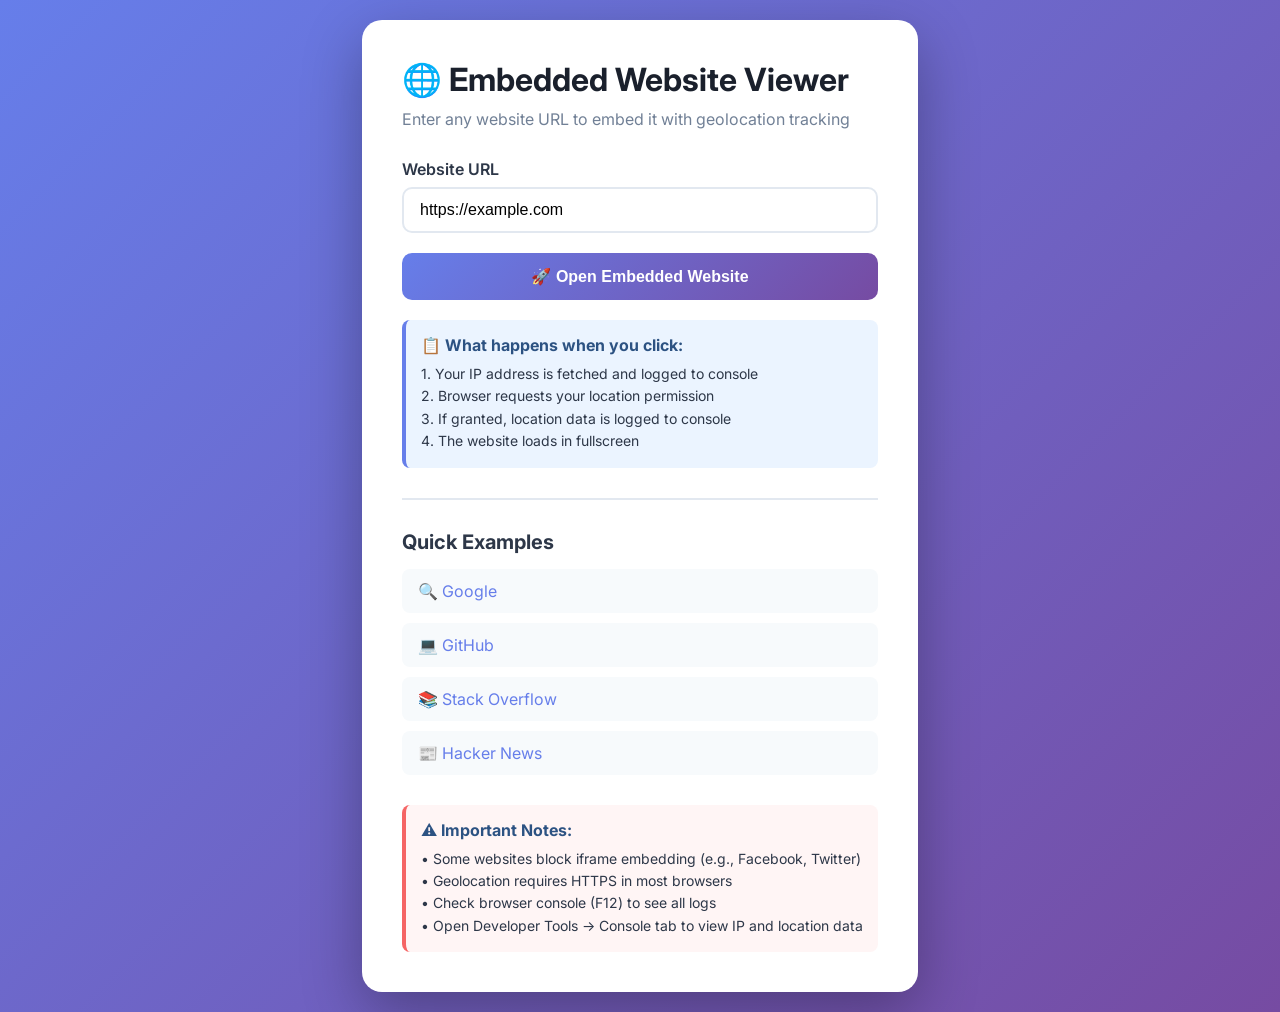
<file: quickstart.html>
<!DOCTYPE html>
<html lang="en">

<head>
    <meta charset="UTF-8">
    <meta name="viewport" content="width=device-width, initial-scale=1.0">
    <title>Embedded Website Viewer - Quick Start</title>
    <style>
        @import url('https://fonts.googleapis.com/css2?family=Inter:wght@400;500;600;700&display=swap');

        * {
            margin: 0;
            padding: 0;
            box-sizing: border-box;
        }

        body {
            font-family: 'Inter', sans-serif;
            background: linear-gradient(135deg, #667eea 0%, #764ba2 100%);
            min-height: 100vh;
            display: flex;
            align-items: center;
            justify-content: center;
            padding: 20px;
        }

        .container {
            background: white;
            border-radius: 20px;
            padding: 40px;
            max-width: 800px;
            box-shadow: 0 20px 60px rgba(0, 0, 0, 0.3);
        }

        h1 {
            color: #1a202c;
            margin-bottom: 10px;
            font-size: 32px;
        }

        .subtitle {
            color: #718096;
            margin-bottom: 30px;
            font-size: 16px;
        }

        .input-group {
            margin-bottom: 20px;
        }

        label {
            display: block;
            color: #2d3748;
            font-weight: 600;
            margin-bottom: 8px;
        }

        input {
            width: 100%;
            padding: 12px 16px;
            border: 2px solid #e2e8f0;
            border-radius: 10px;
            font-size: 16px;
            transition: border-color 0.3s;
        }

        input:focus {
            outline: none;
            border-color: #667eea;
        }

        button {
            width: 100%;
            padding: 14px;
            background: linear-gradient(135deg, #667eea 0%, #764ba2 100%);
            color: white;
            border: none;
            border-radius: 10px;
            font-size: 16px;
            font-weight: 600;
            cursor: pointer;
            transition: transform 0.2s, box-shadow 0.2s;
        }

        button:hover {
            transform: translateY(-2px);
            box-shadow: 0 10px 30px rgba(102, 126, 234, 0.4);
        }

        button:active {
            transform: translateY(0);
        }

        .examples {
            margin-top: 30px;
            padding-top: 30px;
            border-top: 2px solid #e2e8f0;
        }

        .examples h2 {
            color: #2d3748;
            font-size: 20px;
            margin-bottom: 15px;
        }

        .example-link {
            display: block;
            padding: 12px 16px;
            background: #f7fafc;
            border-radius: 8px;
            margin-bottom: 10px;
            color: #667eea;
            text-decoration: none;
            transition: background 0.2s;
        }

        .example-link:hover {
            background: #edf2f7;
        }

        .info-box {
            background: #ebf4ff;
            border-left: 4px solid #667eea;
            padding: 15px;
            border-radius: 8px;
            margin-top: 20px;
        }

        .info-box h3 {
            color: #2c5282;
            font-size: 16px;
            margin-bottom: 8px;
        }

        .info-box p {
            color: #2d3748;
            font-size: 14px;
            line-height: 1.6;
        }

        code {
            background: #2d3748;
            color: #68d391;
            padding: 2px 6px;
            border-radius: 4px;
            font-family: 'Courier New', monospace;
            font-size: 14px;
        }
    </style>
</head>

<body>
    <div class="container">
        <h1>🌐 Embedded Website Viewer</h1>
        <p class="subtitle">Enter any website URL to embed it with geolocation tracking</p>

        <div class="input-group">
            <label for="website-url">Website URL</label>
            <input type="url" id="website-url" placeholder="https://example.com" value="https://example.com">
        </div>

        <button onclick="openEmbedded()">🚀 Open Embedded Website</button>

        <div class="info-box">
            <h3>📋 What happens when you click:</h3>
            <p>
                1. Your IP address is fetched and logged to console<br>
                2. Browser requests your location permission<br>
                3. If granted, location data is logged to console<br>
                4. The website loads in fullscreen
            </p>
        </div>

        <div class="examples">
            <h2>Quick Examples</h2>
            <a href="index.html?url=https://google.com" class="example-link" target="_blank">
                🔍 Google
            </a>
            <a href="index.html?url=https://github.com" class="example-link" target="_blank">
                💻 GitHub
            </a>
            <a href="index.html?url=https://stackoverflow.com" class="example-link" target="_blank">
                📚 Stack Overflow
            </a>
            <a href="index.html?url=https://news.ycombinator.com" class="example-link" target="_blank">
                📰 Hacker News
            </a>
        </div>

        <div class="info-box" style="margin-top: 30px; background: #fff5f5; border-left-color: #f56565;">
            <h3>⚠️ Important Notes:</h3>
            <p>
                • Some websites block iframe embedding (e.g., Facebook, Twitter)<br>
                • Geolocation requires HTTPS in most browsers<br>
                • Check browser console (F12) to see all logs<br>
                • Open Developer Tools → Console tab to view IP and location data
            </p>
        </div>
    </div>

    <script>
        function openEmbedded() {
            const url = document.getElementById('website-url').value;
            if (!url) {
                alert('Please enter a website URL');
                return;
            }

            // Ensure URL has protocol
            let finalUrl = url;
            if (!url.startsWith('http://') && !url.startsWith('https://')) {
                finalUrl = 'https://' + url;
            }

            // Open in same window
            window.location.href = `index.html?url=${encodeURIComponent(finalUrl)}`;
        }

        // Allow Enter key to submit
        document.getElementById('website-url').addEventListener('keypress', function (e) {
            if (e.key === 'Enter') {
                openEmbedded();
            }
        });
    </script>
</body>

</html>
</file>
